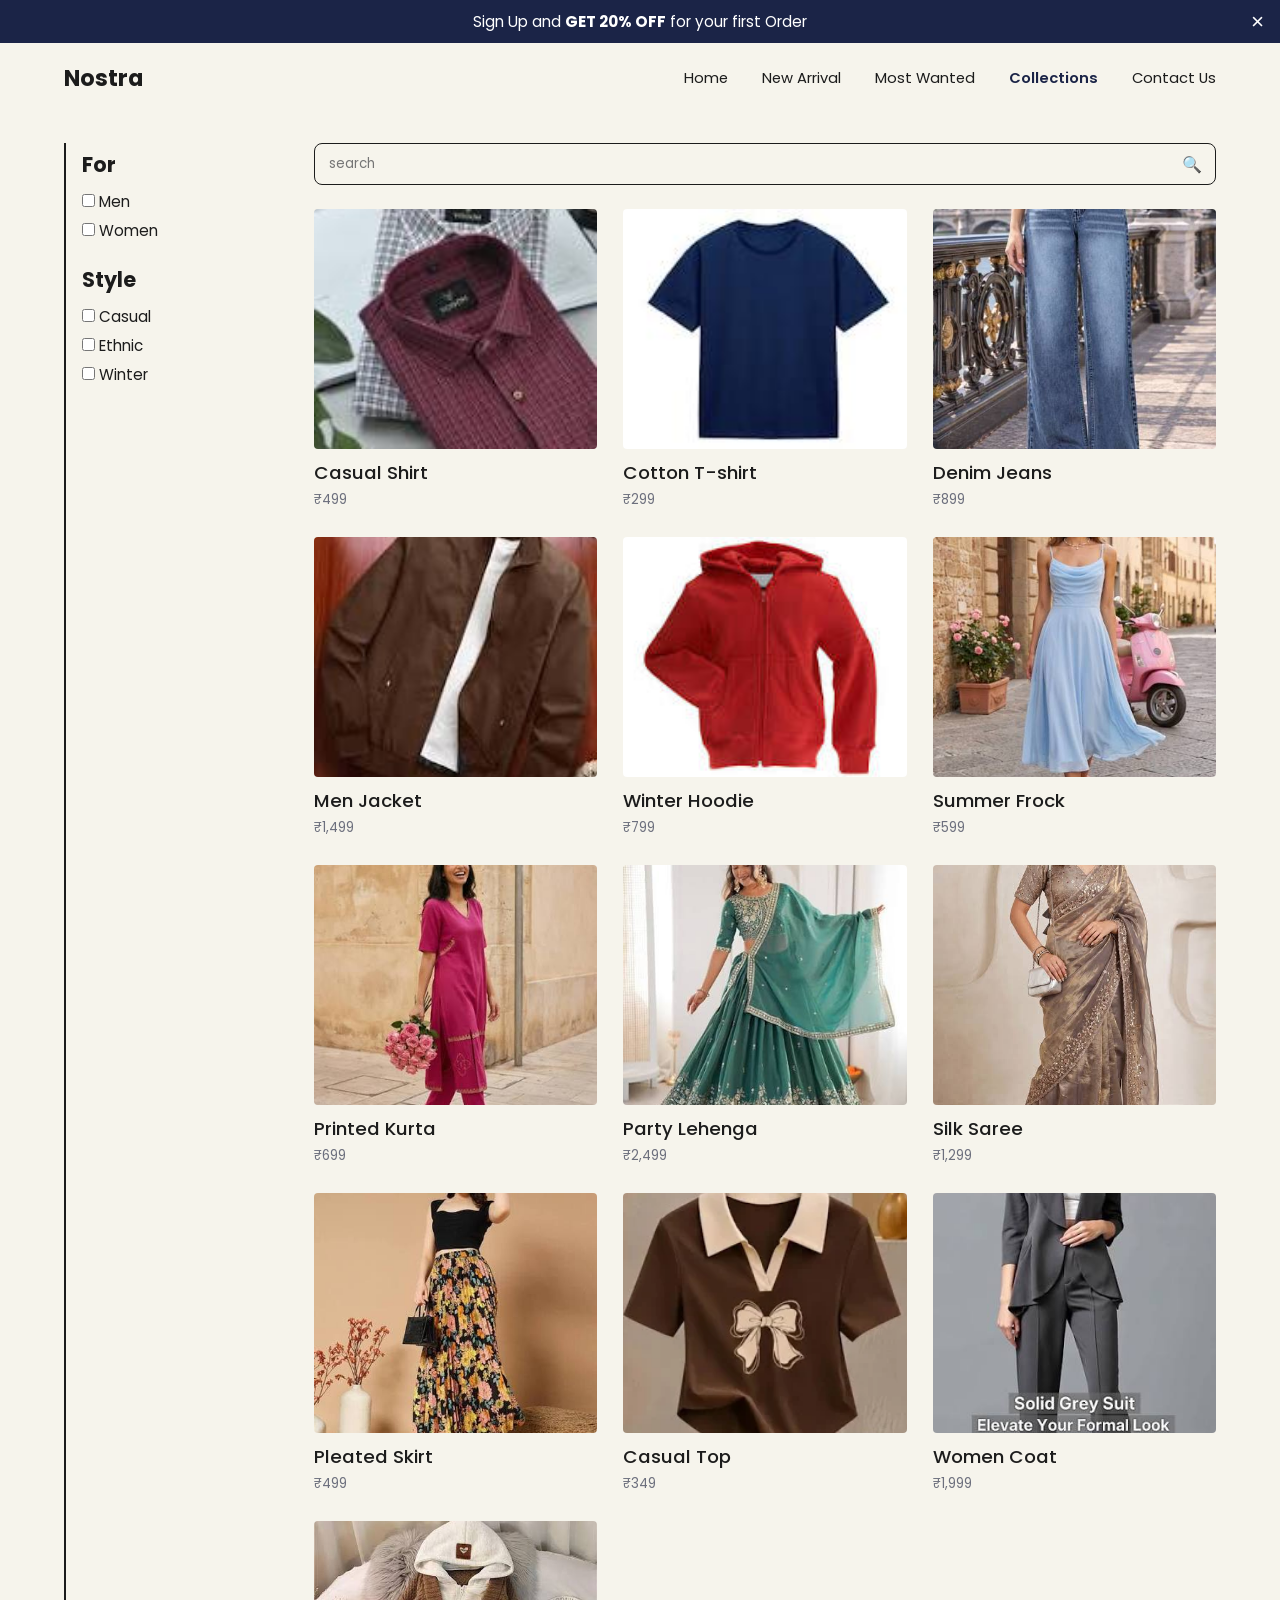
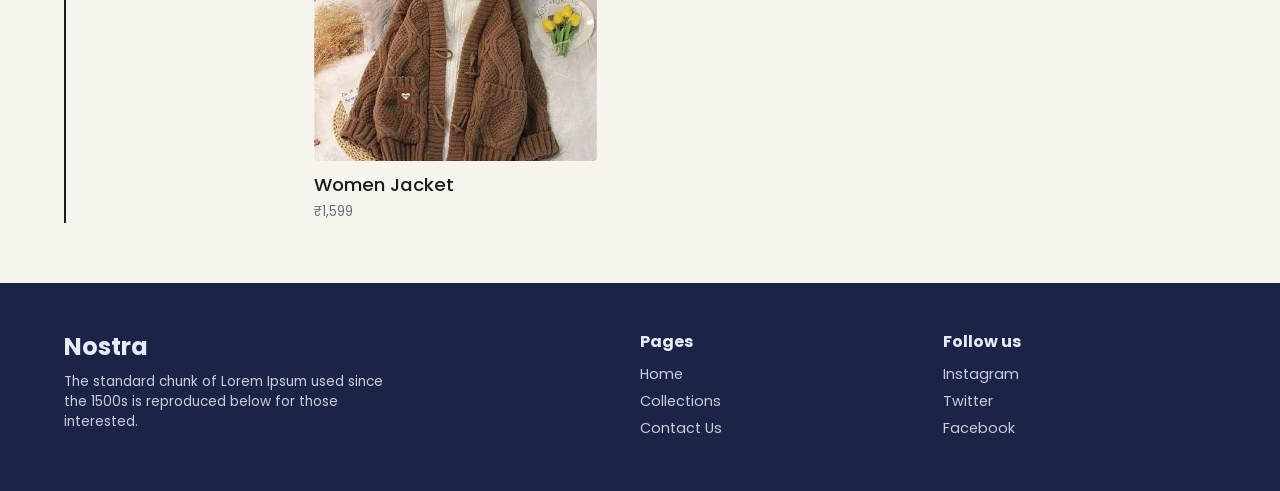
<file: collections.html>
<!DOCTYPE html>
<html lang="en">
<head>
  <meta charset="UTF-8">
  <meta name="viewport" content="width=device-width, initial-scale=1.0">
  <title>Nostra – Collections</title>
  <link rel="preconnect" href="https://fonts.googleapis.com">
  <link href="https://fonts.googleapis.com/css2?family=Poppins:wght@400;500;600;700;800&display=swap" rel="stylesheet">
  <link rel="stylesheet" href="style.css">
</head>
<body>
  <div class="promo" id="promo">
    <span>Sign Up and <b>GET 20% OFF</b> for your first Order</span>
    <button id="promoClose" aria-label="Close">&times;</button>
  </div>

  <header class="header">
    <a href="index.html" class="logo">Nostra</a>
    <button class="menu-btn" id="menuBtn" aria-label="Menu">&#9776;</button>
    <nav class="nav" id="nav">
      <button class="close-menu" id="closeMenu" aria-label="Close menu">&times;</button>
      <a href="index.html">Home</a>
      <a href="index.html#new-arrival">New Arrival</a>
      <a href="index.html#most-wanted">Most Wanted</a>
      <a href="collections.html" class="active">Collections</a>
      <a href="contact.html">Contact Us</a>
    </nav>
  </header>

  <main class="collections">
    <aside class="sidebar">
      <h3>For</h3>
      <label><input type="checkbox" class="f-occasion" value="men"> Men</label>
      <label><input type="checkbox" class="f-occasion" value="women"> Women</label>

      <h3>Style</h3>
      <label><input type="checkbox" class="f-color" value="casual"> Casual</label>
      <label><input type="checkbox" class="f-color" value="ethnic"> Ethnic</label>
      <label><input type="checkbox" class="f-color" value="winter"> Winter</label>
    </aside>

    <section class="products-area">
      <div class="search-box">
        <input type="text" id="searchInput" placeholder="search">
        <span>&#128269;</span>
      </div>

      <div class="product-grid" id="productGrid">
        <div class="product" data-occasion="men" data-color="casual"><div class="pimg"><img src="images/shirt.jpg" alt="Shirt"></div><h3>Casual Shirt</h3><small>₹499</small></div>
        <div class="product" data-occasion="men" data-color="casual"><div class="pimg"><img src="images/tshirt.jpg" alt="T-shirt"></div><h3>Cotton T-shirt</h3><small>₹299</small></div>
        <div class="product" data-occasion="men" data-color="casual"><div class="pimg"><img src="images/jean.jpg" alt="Jeans"></div><h3>Denim Jeans</h3><small>₹899</small></div>
        <div class="product" data-occasion="men" data-color="winter"><div class="pimg"><img src="images/jacket.jpg" alt="Jacket"></div><h3>Men Jacket</h3><small>₹1,499</small></div>
        <div class="product" data-occasion="men" data-color="winter"><div class="pimg"><img src="images/hoodie.jpg" alt="Hoodie"></div><h3>Winter Hoodie</h3><small>₹799</small></div>
        <div class="product" data-occasion="women" data-color="casual"><div class="pimg"><img src="images/frock.jpg" alt="Frock"></div><h3>Summer Frock</h3><small>₹599</small></div>
        <div class="product" data-occasion="women" data-color="ethnic"><div class="pimg"><img src="images/kurta.jpg" alt="Kurta"></div><h3>Printed Kurta</h3><small>₹699</small></div>
        <div class="product" data-occasion="women" data-color="ethnic"><div class="pimg"><img src="images/lehenga.jpg" alt="Lehenga"></div><h3>Party Lehenga</h3><small>₹2,499</small></div>
        <div class="product" data-occasion="women" data-color="ethnic"><div class="pimg"><img src="images/saree.jpg" alt="Saree"></div><h3>Silk Saree</h3><small>₹1,299</small></div>
        <div class="product" data-occasion="women" data-color="casual"><div class="pimg"><img src="images/skirt.jpg" alt="Skirt"></div><h3>Pleated Skirt</h3><small>₹499</small></div>
        <div class="product" data-occasion="women" data-color="casual"><div class="pimg"><img src="images/top.webp" alt="Top"></div><h3>Casual Top</h3><small>₹349</small></div>
        <div class="product" data-occasion="women" data-color="winter"><div class="pimg"><img src="images/women-coat.jpg" alt="Women coat"></div><h3>Women Coat</h3><small>₹1,999</small></div>
        <div class="product" data-occasion="women" data-color="winter"><div class="pimg"><img src="images/women-jacket.jpg" alt="Women jacket"></div><h3>Women Jacket</h3><small>₹1,599</small></div>
      </div>
      <p class="no-results" id="noResults">No products found.</p>
    </section>
  </main>

  <footer class="footer">
    <div>
      <h3>Nostra</h3>
      <p>The standard chunk of Lorem Ipsum used since the 1500s is reproduced below for those interested.</p>
    </div>
    <div>
      <h4>Pages</h4>
      <a href="index.html">Home</a>
      <a href="collections.html">Collections</a>
      <a href="contact.html">Contact Us</a>
    </div>
    <div>
      <h4>Follow us</h4>
      <a href="#">Instagram</a>
      <a href="#">Twitter</a>
      <a href="#">Facebook</a>
    </div>
  </footer>

  <script src="script.js"></script>
</body>
</html>
</file>
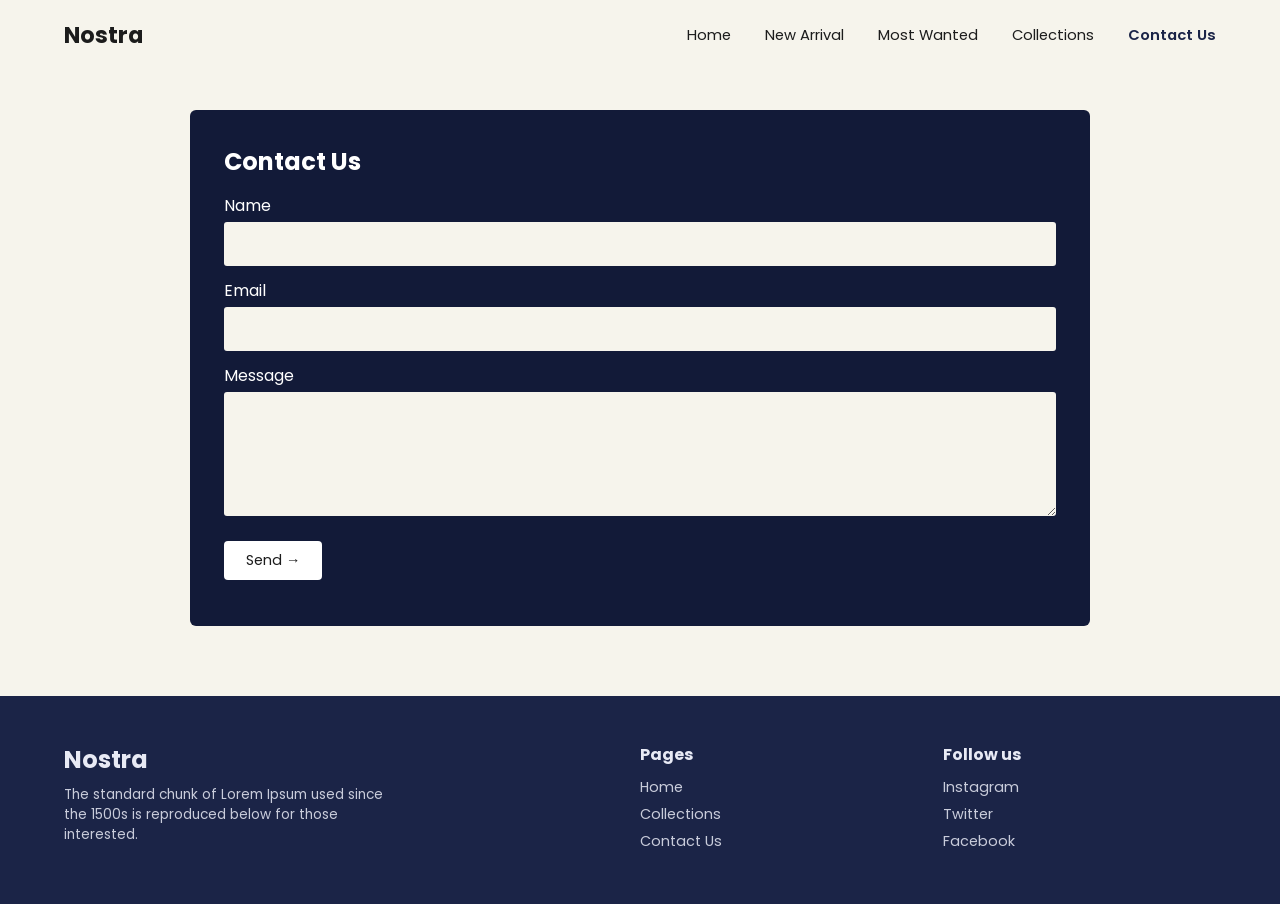
<file: contact.html>
<!DOCTYPE html>
<html lang="en">
<head>
  <meta charset="UTF-8">
  <meta name="viewport" content="width=device-width, initial-scale=1.0">
  <title>Nostra – Contact Us</title>
  <link rel="preconnect" href="https://fonts.googleapis.com">
  <link href="https://fonts.googleapis.com/css2?family=Poppins:wght@400;500;600;700;800&display=swap" rel="stylesheet">
  <link rel="stylesheet" href="style.css">
</head>
<body>
  <header class="header">
    <a href="index.html" class="logo">Nostra</a>
    <button class="menu-btn" id="menuBtn" aria-label="Menu">&#9776;</button>
    <nav class="nav" id="nav">
      <button class="close-menu" id="closeMenu" aria-label="Close menu">&times;</button>
      <a href="index.html">Home</a>
      <a href="index.html#new-arrival">New Arrival</a>
      <a href="index.html#most-wanted">Most Wanted</a>
      <a href="collections.html">Collections</a>
      <a href="contact.html" class="active">Contact Us</a>
    </nav>
  </header>

  <main class="contact-page">
    <form class="contact-box" id="contactForm">
      <h2>Contact Us</h2>
      <label for="name">Name</label>
      <input type="text" id="name" required>
      <label for="email">Email</label>
      <input type="email" id="email" required>
      <label for="message">Message</label>
      <textarea id="message" rows="5" required></textarea>
      <button type="submit" class="btn-light">Send &rarr;</button>
      <p id="formMsg"></p>
    </form>
  </main>

  <footer class="footer">
    <div>
      <h3>Nostra</h3>
      <p>The standard chunk of Lorem Ipsum used since the 1500s is reproduced below for those interested.</p>
    </div>
    <div>
      <h4>Pages</h4>
      <a href="index.html">Home</a>
      <a href="collections.html">Collections</a>
      <a href="contact.html">Contact Us</a>
    </div>
    <div>
      <h4>Follow us</h4>
      <a href="#">Instagram</a>
      <a href="#">Twitter</a>
      <a href="#">Facebook</a>
    </div>
  </footer>

  <script src="script.js"></script>
</body>
</html>
</file>
<file: style.css>
:root{
  --navy:#1b2447; --navy-dark:#121a38; --cream:#f6f4ec; --ink:#1c1c1c; --red:#e63946; --grey:#6c6f7d;
}
*{box-sizing:border-box;margin:0;padding:0}
html{scroll-behavior:smooth}
body{font-family:"Poppins",Arial,sans-serif;background:var(--cream);color:var(--ink)}
a{text-decoration:none;color:inherit}

/* Promo bar */
.promo{background:var(--navy);color:#fff;text-align:center;padding:10px 40px;position:relative;font-size:.95rem}
.promo button{position:absolute;right:16px;top:50%;transform:translateY(-50%);background:none;border:none;color:#fff;font-size:1.4rem;cursor:pointer}

/* Header */
.header{display:flex;justify-content:space-between;align-items:center;padding:18px 5%;background:var(--cream);position:sticky;top:0;z-index:20}
.logo{font-size:1.4rem;font-weight:700}
.nav{display:flex;gap:34px;font-size:.92rem}
.nav a{transition:.2s}
.nav a:hover,.nav a.active{color:var(--navy);font-weight:600}
.menu-btn,.close-menu{display:none;background:none;border:none;font-size:1.8rem;cursor:pointer}

/* Buttons */
.btn-light{display:inline-block;background:#fff;color:var(--ink);padding:9px 22px;border:none;border-radius:4px;font-size:.9rem;cursor:pointer;font-family:inherit;transition:.2s}
.btn-light:hover{background:var(--navy);color:#fff}
.btn-dark{background:var(--navy);color:#fff;padding:10px 26px;border:none;border-radius:4px;font-family:inherit;cursor:pointer;margin-top:14px}
.btn-dark:hover{background:var(--navy-dark)}

/* Hero slider (replace the gradients with your own images using background-image:url(...)) */
.hero{position:relative;height:420px;margin:0 5%;border-radius:6px;overflow:hidden;color:#fff;display:flex;align-items:center;justify-content:center}
.slide{position:absolute;inset:0;opacity:0;transition:opacity .8s}
.slide.active{opacity:1}
.slide{background-size:cover;background-position:center}
.s1{background-image:linear-gradient(rgba(20,25,55,.55),rgba(20,25,55,.55)),url(jacket.jpg)}
.s2{background-image:linear-gradient(rgba(20,25,55,.55),rgba(20,25,55,.55)),url(hoodie.jpg)}
.s3{background-image:linear-gradient(rgba(20,25,55,.55),rgba(20,25,55,.55)),url(women-coat.jpg)}
.hero-text{position:relative;text-align:center;padding:0 60px}
.hero-text h1{font-size:clamp(1.8rem,5vw,3.4rem);font-weight:800;margin-bottom:10px}
.hero-text h4{margin-bottom:16px}
.arrow{position:absolute;top:50%;transform:translateY(-50%);background:none;border:none;color:#fff;font-size:2.6rem;cursor:pointer;z-index:2;padding:10px}
.arrow.left{left:14px}
.arrow.right{right:14px}

/* Brands */
.brands{padding:36px 5% 10px}
.brands h3{font-size:1.1rem;margin-bottom:14px}
.brand-row{display:flex;flex-wrap:wrap;gap:34px;color:var(--grey);font-weight:700;letter-spacing:1px}

/* Experience */
.experience{text-align:center;padding:50px 5%}
.experience h2{font-size:1.9rem;line-height:1.25;margin-bottom:8px}
.experience>p{color:var(--grey);margin-bottom:30px}
.exp-grid{display:grid;grid-template-columns:repeat(auto-fit,minmax(200px,1fr));gap:24px;text-align:left}
.exp-grid span{font-size:1.4rem}
.exp-grid h4{margin:6px 0 4px}
.exp-grid p{font-size:.85rem;color:var(--grey)}

/* Blocks */
.block{padding:30px 5%}
.block h2{margin-bottom:20px;font-size:1.5rem}
.cards{display:grid;gap:22px}
.cards.four{grid-template-columns:repeat(4,1fr)}
.cards.five{grid-template-columns:repeat(5,1fr)}

.img-card{height:300px;border-radius:4px;position:relative;display:flex;align-items:center;justify-content:center;font-size:5rem;background:#8a93c4}
.img-card .btn-light{position:absolute;bottom:14px;left:50%;transform:translateX(-50%);white-space:nowrap}
.c1{background:#8f97c6}.c2{background:#8aa0cf}.c3{background:#7b86bd}.c4{background:#8b8fae}

.wanted{position:relative;text-align:center}
.wimg{height:260px;display:flex;align-items:center;justify-content:center;font-size:4.5rem;background:#ebe8de;border-radius:4px}
.sale{position:absolute;top:0;left:0;background:var(--red);color:#fff;font-size:.85rem;padding:3px 12px;border-radius:3px;z-index:1}
.heart{background:none;border:none;font-size:1.5rem;cursor:pointer;margin-top:6px;color:var(--ink)}
.heart.liked{color:var(--red)}

/* Newsletter */
.newsletter{text-align:center;padding:60px 5%}
.newsletter h2{margin-bottom:6px}
.newsletter p{color:var(--grey);margin-bottom:16px}
.newsletter input{width:min(100%,900px);padding:10px;border:1px solid var(--ink);background:var(--cream);border-radius:3px;font-family:inherit}

/* Footer */
.footer{background:var(--navy);color:#e8eaf5;display:grid;grid-template-columns:2fr 1fr 1fr;gap:30px;padding:46px 5%}
.footer h3{font-size:1.5rem;margin-bottom:8px}
.footer h4{margin-bottom:10px}
.footer a{display:block;margin-bottom:6px;font-size:.9rem;opacity:.85}
.footer a:hover{opacity:1}
.footer p{font-size:.85rem;opacity:.85;max-width:340px}

/* Collections */
.collections{display:grid;grid-template-columns:220px 1fr;gap:30px;padding:30px 5% 60px;min-height:70vh}
.sidebar{border-left:2px solid var(--ink);padding-left:16px}
.sidebar h3{font-size:1.3rem;margin:6px 0 10px}
.sidebar label{display:block;margin-bottom:6px;font-size:.95rem;cursor:pointer}
.sidebar h3:nth-of-type(2){margin-top:22px}
.search-box{position:relative;margin-bottom:24px}
.search-box input{width:100%;padding:10px 40px 10px 14px;border:1px solid var(--ink);border-radius:8px;background:var(--cream);font-family:inherit}
.search-box span{position:absolute;right:14px;top:50%;transform:translateY(-50%)}
.product-grid{display:grid;grid-template-columns:repeat(auto-fill,minmax(210px,1fr));gap:26px}
.pimg{height:240px;display:flex;align-items:center;justify-content:center;font-size:5rem;border-radius:4px;margin-bottom:10px}
.p-blue{background:#cfd8ee}.p-green{background:#cfe6d6}.p-red{background:#f1cfd2}.p-white{background:#eceae4}
.product h3{font-size:1.15rem;font-weight:500}
.product small{color:var(--grey)}
.no-results{display:none;text-align:center;color:var(--grey);padding:40px 0}

/* Contact */
.contact-page{padding:40px 5% 70px}
.contact-box{background:var(--navy-dark);color:#fff;border-radius:6px;padding:34px;max-width:900px;margin:0 auto}
.contact-box h2{margin-bottom:14px}
.contact-box label{display:block;margin:12px 0 4px}
.contact-box input,.contact-box textarea{width:100%;padding:12px;border:none;border-radius:3px;background:var(--cream);font-family:inherit}
.contact-box .btn-light{margin-top:18px}
#formMsg{margin-top:12px;color:#9fe0b5}

/* Mobile */
@media(max-width:900px){
  .cards.four{grid-template-columns:repeat(2,1fr)}
  .cards.five{grid-template-columns:repeat(2,1fr)}
  .collections{grid-template-columns:1fr}
  .footer{grid-template-columns:1fr}
  .menu-btn{display:block}
  .nav{position:fixed;top:0;left:-280px;width:260px;height:100vh;background:var(--navy);color:#fff;flex-direction:column;gap:22px;padding:70px 28px;transition:left .3s;z-index:50}
  .nav.open{left:0}
  .nav a:hover,.nav a.active{color:#fff}
  .close-menu{display:block;position:absolute;top:16px;right:18px;color:#fff}
  .hero{height:320px}
}
.pimg img,.wimg img,.img-card img{width:100%;height:100%;object-fit:cover;border-radius:4px}
.img-card{overflow:hidden}
.pimg,.wimg{font-size:0}
</file>
